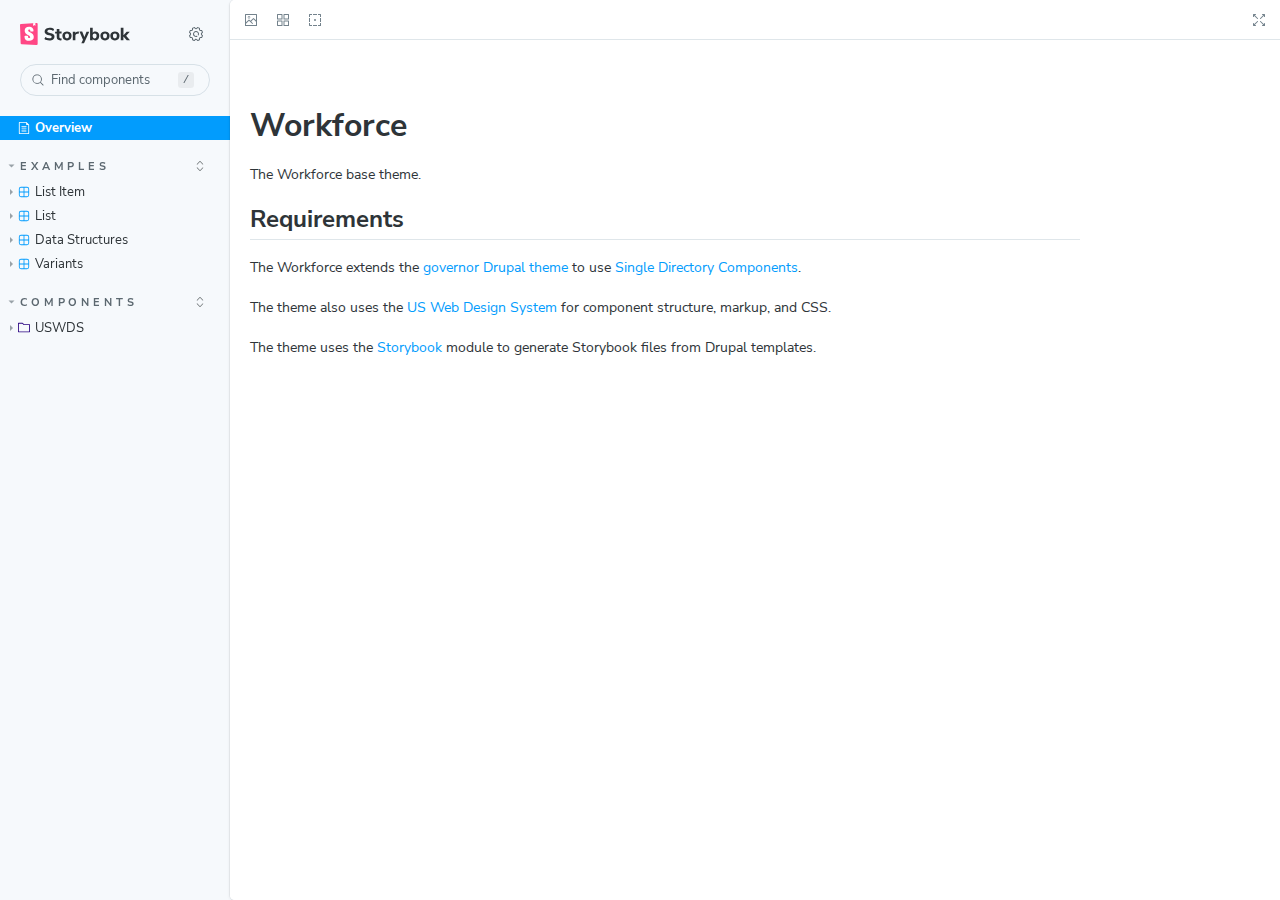
<file: index.html>
<!DOCTYPE html>
<html lang="en">
  <head>
    <meta charset="utf-8" />

    <title>@storybook/cli - Storybook</title>
    <meta name="viewport" content="width=device-width, initial-scale=1" />

    
    <link rel="icon" type="image/svg+xml" href="./favicon.svg" />
    
    <link
      rel="prefetch"
      href="./sb-common-assets/nunito-sans-regular.woff2"
      as="font"
      type="font/woff2"
      crossorigin
    />
    <link
      rel="prefetch"
      href="./sb-common-assets/nunito-sans-bold.woff2"
      as="font"
      type="font/woff2"
      crossorigin
    />
    <link rel="stylesheet" href="./sb-common-assets/fonts.css" />

    <link href="./sb-manager/runtime.js" rel="modulepreload" />

    
    <link href="./sb-addons/links-0/manager-bundle.js" rel="modulepreload" />
    
    <link href="./sb-addons/essentials-controls-1/manager-bundle.js" rel="modulepreload" />
    
    <link href="./sb-addons/essentials-actions-2/manager-bundle.js" rel="modulepreload" />
    
    <link href="./sb-addons/essentials-backgrounds-3/manager-bundle.js" rel="modulepreload" />
    
    <link href="./sb-addons/essentials-viewport-4/manager-bundle.js" rel="modulepreload" />
    
    <link href="./sb-addons/essentials-toolbars-5/manager-bundle.js" rel="modulepreload" />
    
    <link href="./sb-addons/essentials-measure-6/manager-bundle.js" rel="modulepreload" />
    
    <link href="./sb-addons/essentials-outline-7/manager-bundle.js" rel="modulepreload" />
    
    <link href="./sb-addons/a11y-8/manager-bundle.js" rel="modulepreload" />
    
    <link href="./sb-addons/storybook-9/manager-bundle.js" rel="modulepreload" />
      <link rel="preconnect" href="https://fonts.googleapis.com">
<link rel="preconnect" href="https://fonts.gstatic.com" crossorigin>
 

    <style>
      #storybook-root[hidden] {
        display: none !important;
      }
    </style>

    
  </head>
  <body>
    <div id="root"></div>

    
    <script>
      
        
          window['FEATURES'] = {
  "warnOnLegacyHierarchySeparator": true,
  "buildStoriesJson": false,
  "storyStoreV7": true,
  "argTypeTargetsV7": true,
  "legacyDecoratorFileOrder": false,
  "disallowImplicitActionsInRenderV8": false
};
        
      
        
          window['REFS'] = {};
        
      
        
          window['LOGLEVEL'] = "info";
        
      
        
          window['DOCS_OPTIONS'] = {
  "defaultName": "Documentation",
  "autodocs": true
};
        
      
        
          window['CONFIG_TYPE'] = "PRODUCTION";
        
      
        
      
        
      
    </script>
    

    <script type="module">
      import './sb-manager/runtime.js';

      
      import './sb-addons/links-0/manager-bundle.js';
      
      import './sb-addons/essentials-controls-1/manager-bundle.js';
      
      import './sb-addons/essentials-actions-2/manager-bundle.js';
      
      import './sb-addons/essentials-backgrounds-3/manager-bundle.js';
      
      import './sb-addons/essentials-viewport-4/manager-bundle.js';
      
      import './sb-addons/essentials-toolbars-5/manager-bundle.js';
      
      import './sb-addons/essentials-measure-6/manager-bundle.js';
      
      import './sb-addons/essentials-outline-7/manager-bundle.js';
      
      import './sb-addons/a11y-8/manager-bundle.js';
      
      import './sb-addons/storybook-9/manager-bundle.js';
      
    </script>

    <link href="./sb-preview/runtime.js" rel="prefetch" as="script" />
  </body>
</html>
</file>
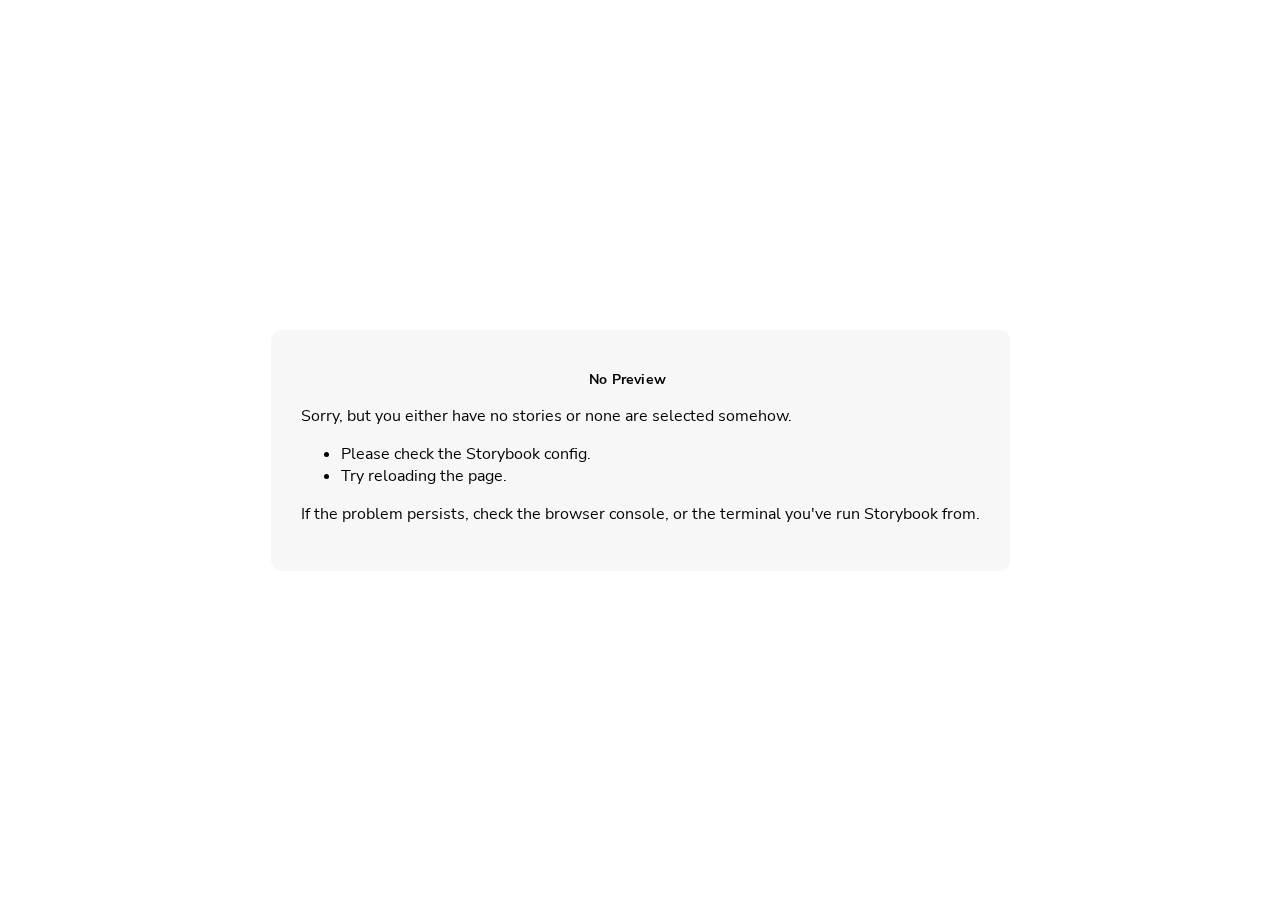
<file: iframe.html>
<!doctype html><html lang="en"><head><meta charset="utf-8"><title>Webpack App</title><meta name="viewport" content="width=device-width,initial-scale=1"><link rel="prefetch" href="./sb-common-assets/nunito-sans-regular.woff2" as="font" type="font/woff2" crossorigin><link rel="prefetch" href="./sb-common-assets/nunito-sans-italic.woff2" as="font" type="font/woff2" crossorigin><link rel="prefetch" href="./sb-common-assets/nunito-sans-bold.woff2" as="font" type="font/woff2" crossorigin><link rel="prefetch" href="./sb-common-assets/nunito-sans-bold-italic.woff2" as="font" type="font/woff2" crossorigin><link rel="stylesheet" href="./sb-common-assets/fonts.css"><base target="_parent"><style>/* While we aren't showing the main block yet, but still preparing, we want everything the user
     has rendered, which may or may not be in #storybook-root, to be display none */
  .sb-show-preparing-story:not(.sb-show-main) > :not(.sb-preparing-story) {
    display: none;
  }

  .sb-show-preparing-docs:not(.sb-show-main) > :not(.sb-preparing-docs) {
    display: none;
  }

  /* Hide our own blocks when we aren't supposed to be showing them */
  :not(.sb-show-preparing-story) > .sb-preparing-story,
  :not(.sb-show-preparing-docs) > .sb-preparing-docs,
  :not(.sb-show-nopreview) > .sb-nopreview,
  :not(.sb-show-errordisplay) > .sb-errordisplay {
    display: none;
  }

  .sb-show-main.sb-main-centered {
    margin: 0;
    display: flex;
    align-items: center;
    min-height: 100vh;
  }

  .sb-show-main.sb-main-centered #storybook-root {
    box-sizing: border-box;
    margin: auto;
    padding: 1rem;
    max-height: 100%; /* Hack for centering correctly in IE11 */
  }

  /* Vertical centering fix for IE11 */
  @media screen and (-ms-high-contrast: none), (-ms-high-contrast: active) {
    .sb-show-main.sb-main-centered:after {
      content: '';
      min-height: inherit;
      font-size: 0;
    }
  }

  .sb-show-main.sb-main-fullscreen {
    margin: 0;
    padding: 0;
    display: block;
  }

  .sb-show-main.sb-main-padded {
    margin: 0;
    padding: 1rem;
    display: block;
    box-sizing: border-box;
  }

  .sb-wrapper {
    position: fixed;
    top: 0;
    bottom: 0;
    left: 0;
    right: 0;
    padding: 20px;
    font-family: 'Nunito Sans', -apple-system, '.SFNSText-Regular', 'San Francisco',
      BlinkMacSystemFont, 'Segoe UI', 'Helvetica Neue', Helvetica, Arial, sans-serif;
    -webkit-font-smoothing: antialiased;
    overflow: auto;
  }

  .sb-heading {
    font-size: 14px;
    font-weight: 600;
    letter-spacing: 0.2px;
    margin: 10px 0;
    padding-right: 25px;
  }

  .sb-nopreview {
    display: flex;
    align-content: center;
    justify-content: center;
  }

  .sb-nopreview_main {
    margin: auto;
    padding: 30px;
    border-radius: 10px;
    background: rgba(0, 0, 0, 0.03);
  }

  .sb-nopreview_heading {
    text-align: center;
  }

  .sb-errordisplay {
    border: 20px solid rgb(187, 49, 49);
    background: #222;
    color: #fff;
    z-index: 999999;
  }

  .sb-errordisplay_code {
    padding: 10px;
    background: #000;
    color: #eee;
    font-family: 'Operator Mono', 'Fira Code Retina', 'Fira Code', 'FiraCode-Retina', 'Andale Mono',
      'Lucida Console', Consolas, Monaco, monospace;
  }

  .sb-errordisplay pre {
    white-space: pre-wrap;
  }

  @-webkit-keyframes sb-rotate360 {
    from {
      transform: rotate(0deg);
    }
    to {
      transform: rotate(360deg);
    }
  }
  @keyframes sb-rotate360 {
    from {
      transform: rotate(0deg);
    }
    to {
      transform: rotate(360deg);
    }
  }
  @-webkit-keyframes sb-glow {
    0%,
    100% {
      opacity: 1;
    }
    50% {
      opacity: 0.4;
    }
  }
  @keyframes sb-glow {
    0%,
    100% {
      opacity: 1;
    }
    50% {
      opacity: 0.4;
    }
  }

  /* We display the preparing loaders *over* the rendering story */
  .sb-preparing-story,
  .sb-preparing-docs {
    background-color: white;
    /* Maximum possible z-index. It would be better to use stacking contexts to ensure it's always
    on top, but this isn't possible as it would require making CSS changes that could affect user code */
    z-index: 2147483647;
  }

  .sb-loader {
    -webkit-animation: sb-rotate360 0.7s linear infinite;
    animation: sb-rotate360 0.7s linear infinite;
    border-color: rgba(97, 97, 97, 0.29);
    border-radius: 50%;
    border-style: solid;
    border-top-color: #646464;
    border-width: 2px;
    display: inline-block;
    height: 32px;
    left: 50%;
    margin-left: -16px;
    margin-top: -16px;
    mix-blend-mode: difference;
    overflow: hidden;
    position: absolute;
    top: 50%;
    transition: all 200ms ease-out;
    vertical-align: top;
    width: 32px;
    z-index: 4;
  }

  .sb-previewBlock {
    background: #fff;
    border: 1px solid rgba(0, 0, 0, 0.1);
    border-radius: 4px;
    box-shadow: rgba(0, 0, 0, 0.1) 0 1px 3px 0;
    margin: 25px auto 40px;
    max-width: 600px;
  }

  .sb-previewBlock_header {
    align-items: center;
    box-shadow: rgba(0, 0, 0, 0.1) 0 -1px 0 0 inset;
    display: flex;
    gap: 14px;
    height: 40px;
    padding: 0 12px;
  }

  .sb-previewBlock_icon {
    -webkit-animation: sb-glow 1.5s ease-in-out infinite;
    animation: sb-glow 1.5s ease-in-out infinite;
    background: #e6e6e6;
    height: 14px;
    width: 14px;
  }
  .sb-previewBlock_icon:last-child {
    margin-left: auto;
  }

  .sb-previewBlock_body {
    -webkit-animation: sb-glow 1.5s ease-in-out infinite;
    animation: sb-glow 1.5s ease-in-out infinite;
    height: 182px;
    position: relative;
  }

  .sb-argstableBlock {
    border-collapse: collapse;
    border-spacing: 0;
    font-size: 13px;
    line-height: 20px;
    margin: 25px auto 40px;
    max-width: 600px;
    text-align: left;
    width: 100%;
  }
  .sb-argstableBlock th:first-of-type,
  .sb-argstableBlock td:first-of-type {
    padding-left: 20px;
  }
  .sb-argstableBlock th:nth-of-type(2),
  .sb-argstableBlock td:nth-of-type(2) {
    width: 35%;
  }
  .sb-argstableBlock th:nth-of-type(3),
  .sb-argstableBlock td:nth-of-type(3) {
    width: 15%;
  }
  .sb-argstableBlock th:last-of-type,
  .sb-argstableBlock td:last-of-type {
    width: 25%;
    padding-right: 20px;
  }
  .sb-argstableBlock th span,
  .sb-argstableBlock td span {
    -webkit-animation: sb-glow 1.5s ease-in-out infinite;
    animation: sb-glow 1.5s ease-in-out infinite;
    background-color: rgba(0, 0, 0, 0.1);
    border-radius: 0;
    box-shadow: none;
    color: transparent;
  }
  .sb-argstableBlock th {
    padding: 10px 15px;
  }

  .sb-argstableBlock-body {
    border-radius: 4px;
    box-shadow: rgba(0, 0, 0, 0.1) 0 1px 3px 1px, rgba(0, 0, 0, 0.065) 0 0 0 1px;
  }
  .sb-argstableBlock-body tr {
    background: transparent;
    overflow: hidden;
  }
  .sb-argstableBlock-body tr:not(:first-child) {
    border-top: 1px solid #e6e6e6;
  }
  .sb-argstableBlock-body tr:first-child td:first-child {
    border-top-left-radius: 4px;
  }
  .sb-argstableBlock-body tr:first-child td:last-child {
    border-top-right-radius: 4px;
  }
  .sb-argstableBlock-body tr:last-child td:first-child {
    border-bottom-left-radius: 4px;
  }
  .sb-argstableBlock-body tr:last-child td:last-child {
    border-bottom-right-radius: 4px;
  }
  .sb-argstableBlock-body td {
    background: #fff;
    padding-bottom: 10px;
    padding-top: 10px;
    vertical-align: top;
  }
  .sb-argstableBlock-body td:not(:first-of-type) {
    padding-left: 15px;
    padding-right: 15px;
  }
  .sb-argstableBlock-body button {
    -webkit-animation: sb-glow 1.5s ease-in-out infinite;
    animation: sb-glow 1.5s ease-in-out infinite;
    background-color: rgba(0, 0, 0, 0.1);
    border: 0;
    border-radius: 0;
    box-shadow: none;
    color: transparent;
    display: inline;
    font-size: 12px;
    line-height: 1;
    padding: 10px 16px;
  }

  .sb-argstableBlock-summary {
    margin-top: 4px;
  }

  .sb-argstableBlock-code {
    margin-right: 4px;
    margin-bottom: 4px;
    padding: 2px 5px;
  }</style><script>/* globals window */
  /* eslint-disable no-underscore-dangle */
  try {
    if (window.top !== window) {
      window.__REACT_DEVTOOLS_GLOBAL_HOOK__ = window.top.__REACT_DEVTOOLS_GLOBAL_HOOK__;
      window.__VUE_DEVTOOLS_GLOBAL_HOOK__ = window.top.__VUE_DEVTOOLS_GLOBAL_HOOK__;
      window.top.__VUE_DEVTOOLS_CONTEXT__ = window.document;
    }
  } catch (e) {
    // eslint-disable-next-line no-console
    console.warn('unable to connect to top frame for connecting dev tools');
  }</script><script crossorigin="anonymous" referrerpolicy="no-referrer">async function correctQuirks() {
    // This should technically reload the iframe but it doesn't
    // so looks like the code only runs when storybook is brought up first time
    // Wait for the DOM to finish loading.
    // https://developer.mozilla.org/en-US/docs/Web/API/Document/DOMContentLoaded_event
    await window.addEventListener("DOMContentLoaded", function () {

      // Prevent search button from submitting.
      document.querySelectorAll('[class*=usa-search]').forEach(x => x.setAttribute("onsubmit", "return false;"));

      // Reload modals into the storybook wrapper element.
      document.querySelectorAll('[class*=usa-modal-wrapper]').forEach(modal => {
        // Define the target modal div in storybook.
        const id = modal.id + '-wrapper';
        const target = document.getElementById(id);
        // Remove and append them to the storybook component.
        modal.classList.add('is-hidden');
        modal.remove();
        if (target !== undefined) {
          target.appendChild(modal);
        }
      });
    });
  }

  correctQuirks();</script><style>#storybook-root[hidden],
      #storybook-docs[hidden] {
        display: none !important;
      }</style></head><body><div class="sb-preparing-story sb-wrapper"><div class="sb-loader"></div></div><div class="sb-preparing-docs sb-wrapper"><div class="sb-previewBlock"><div class="sb-previewBlock_header"><div class="sb-previewBlock_icon"></div><div class="sb-previewBlock_icon"></div><div class="sb-previewBlock_icon"></div><div class="sb-previewBlock_icon"></div></div><div class="sb-previewBlock_body"><div class="sb-loader"></div></div></div><table aria-hidden="true" class="sb-argstableBlock"><thead class="sb-argstableBlock-head"><tr><th><span>Name</span></th><th><span>Description</span></th><th><span>Default</span></th><th><span>Control</span></th></tr></thead><tbody class="sb-argstableBlock-body"><tr><td><span>propertyName</span><span title="Required">*</span></td><td><div><span>This is a short description</span></div><div class="sb-argstableBlock-summary"><div><span class="sb-argstableBlock-code">summary</span></div></div></td><td><div><span class="sb-argstableBlock-code">defaultValue</span></div></td><td><button>Set string</button></td></tr><tr><td><span>propertyName</span><span>*</span></td><td><div><span>This is a short description</span></div><div class="sb-argstableBlock-summary"><div><span class="sb-argstableBlock-code">summary</span></div></div></td><td><div><span class="sb-argstableBlock-code">defaultValue</span></div></td><td><button>Set string</button></td></tr><tr><td><span>propertyName</span><span>*</span></td><td><div><span>This is a short description</span></div><div class="sb-argstableBlock-summary"><div><span class="sb-argstableBlock-code">summary</span></div></div></td><td><div><span class="sb-argstableBlock-code">defaultValue</span></div></td><td><button>Set string</button></td></tr></tbody></table></div><div class="sb-nopreview sb-wrapper"><div class="sb-nopreview_main"><h1 class="sb-nopreview_heading sb-heading">No Preview</h1><p>Sorry, but you either have no stories or none are selected somehow.</p><ul><li>Please check the Storybook config.</li><li>Try reloading the page.</li></ul><p>If the problem persists, check the browser console, or the terminal you've run Storybook from.</p></div></div><div class="sb-errordisplay sb-wrapper"><pre id="error-message" class="sb-heading"></pre><pre class="sb-errordisplay_code"><code id="error-stack"></code></pre></div><div id="storybook-root"></div><div id="storybook-docs"></div><script>window['CONFIG_TYPE'] = "PRODUCTION";
          
      
          
            window['LOGLEVEL'] = "info";
          
      
          
            window['FRAMEWORK_OPTIONS'] = {"builder":{"useSWC":true}};
          
      
          
      
          
            window['FEATURES'] = {"warnOnLegacyHierarchySeparator":true,"buildStoriesJson":false,"storyStoreV7":true,"argTypeTargetsV7":true,"legacyDecoratorFileOrder":false,"disallowImplicitActionsInRenderV8":false};
          
      
          
      
          
            window['STORIES'] = [{"titlePrefix":"","directory":"./docroot/themes/custom/workforce/components","files":"**/*.mdx","importPathMatcher":"^\\.[\\\\/](?:docroot\\/themes\\/custom\\/workforce\\/components(?:\\/(?!\\.)(?:(?:(?!(?:^|\\/)\\.).)*?)\\/|\\/|$)(?!\\.)(?=.)[^/]*?\\.mdx)$"},{"titlePrefix":"","directory":"./docroot/themes/custom/workforce/components","files":"**/*.stories.@(json|yaml|yml)","importPathMatcher":"^\\.[\\\\/](?:docroot\\/themes\\/custom\\/workforce\\/components(?:\\/(?!\\.)(?:(?:(?!(?:^|\\/)\\.).)*?)\\/|\\/|$)(?!\\.)(?=.)[^/]*?\\.stories\\.(json|yaml|yml))$"}];
          
      
          
            window['DOCS_OPTIONS'] = {"defaultName":"Documentation","autodocs":true};</script><script type="module">import './sb-preview/runtime.js';

      
      import './runtime~main.fd1952f6.iframe.bundle.js';
      
      import './731.483de154.iframe.bundle.js';
      
      import './main.413617f1.iframe.bundle.js';</script></body></html>
</file>
<file: sb-common-assets/fonts.css>
@font-face {
  font-family: 'Nunito Sans';
  font-style: normal;
  font-weight: 400;
  font-display: swap;
  src: url('./nunito-sans-regular.woff2') format('woff2');
}

@font-face {
  font-family: 'Nunito Sans';
  font-style: italic;
  font-weight: 400;
  font-display: swap;
  src: url('./nunito-sans-italic.woff2') format('woff2');
}

@font-face {
  font-family: 'Nunito Sans';
  font-style: normal;
  font-weight: 700;
  font-display: swap;
  src: url('./nunito-sans-bold.woff2') format('woff2');
}

@font-face {
  font-family: 'Nunito Sans';
  font-style: italic;
  font-weight: 700;
  font-display: swap;
  src: url('./nunito-sans-bold-italic.woff2') format('woff2');
}
</file>
